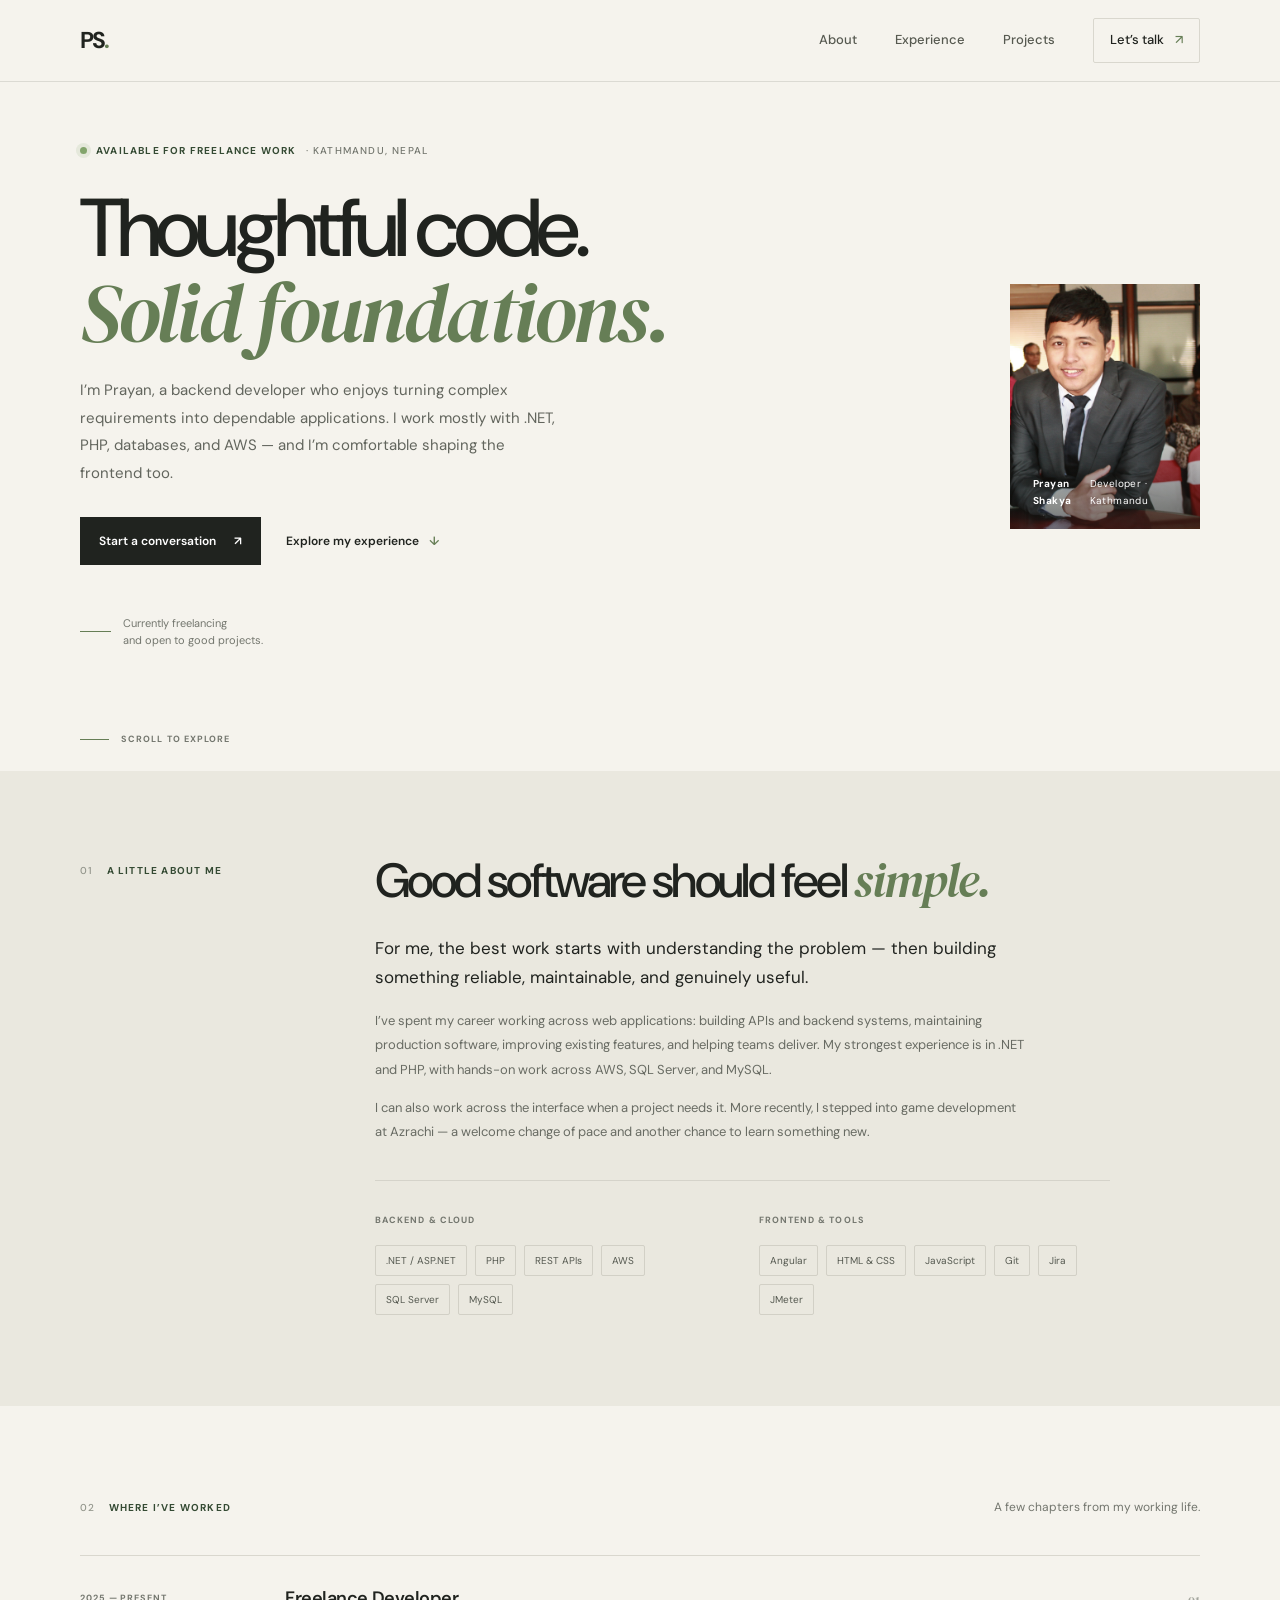
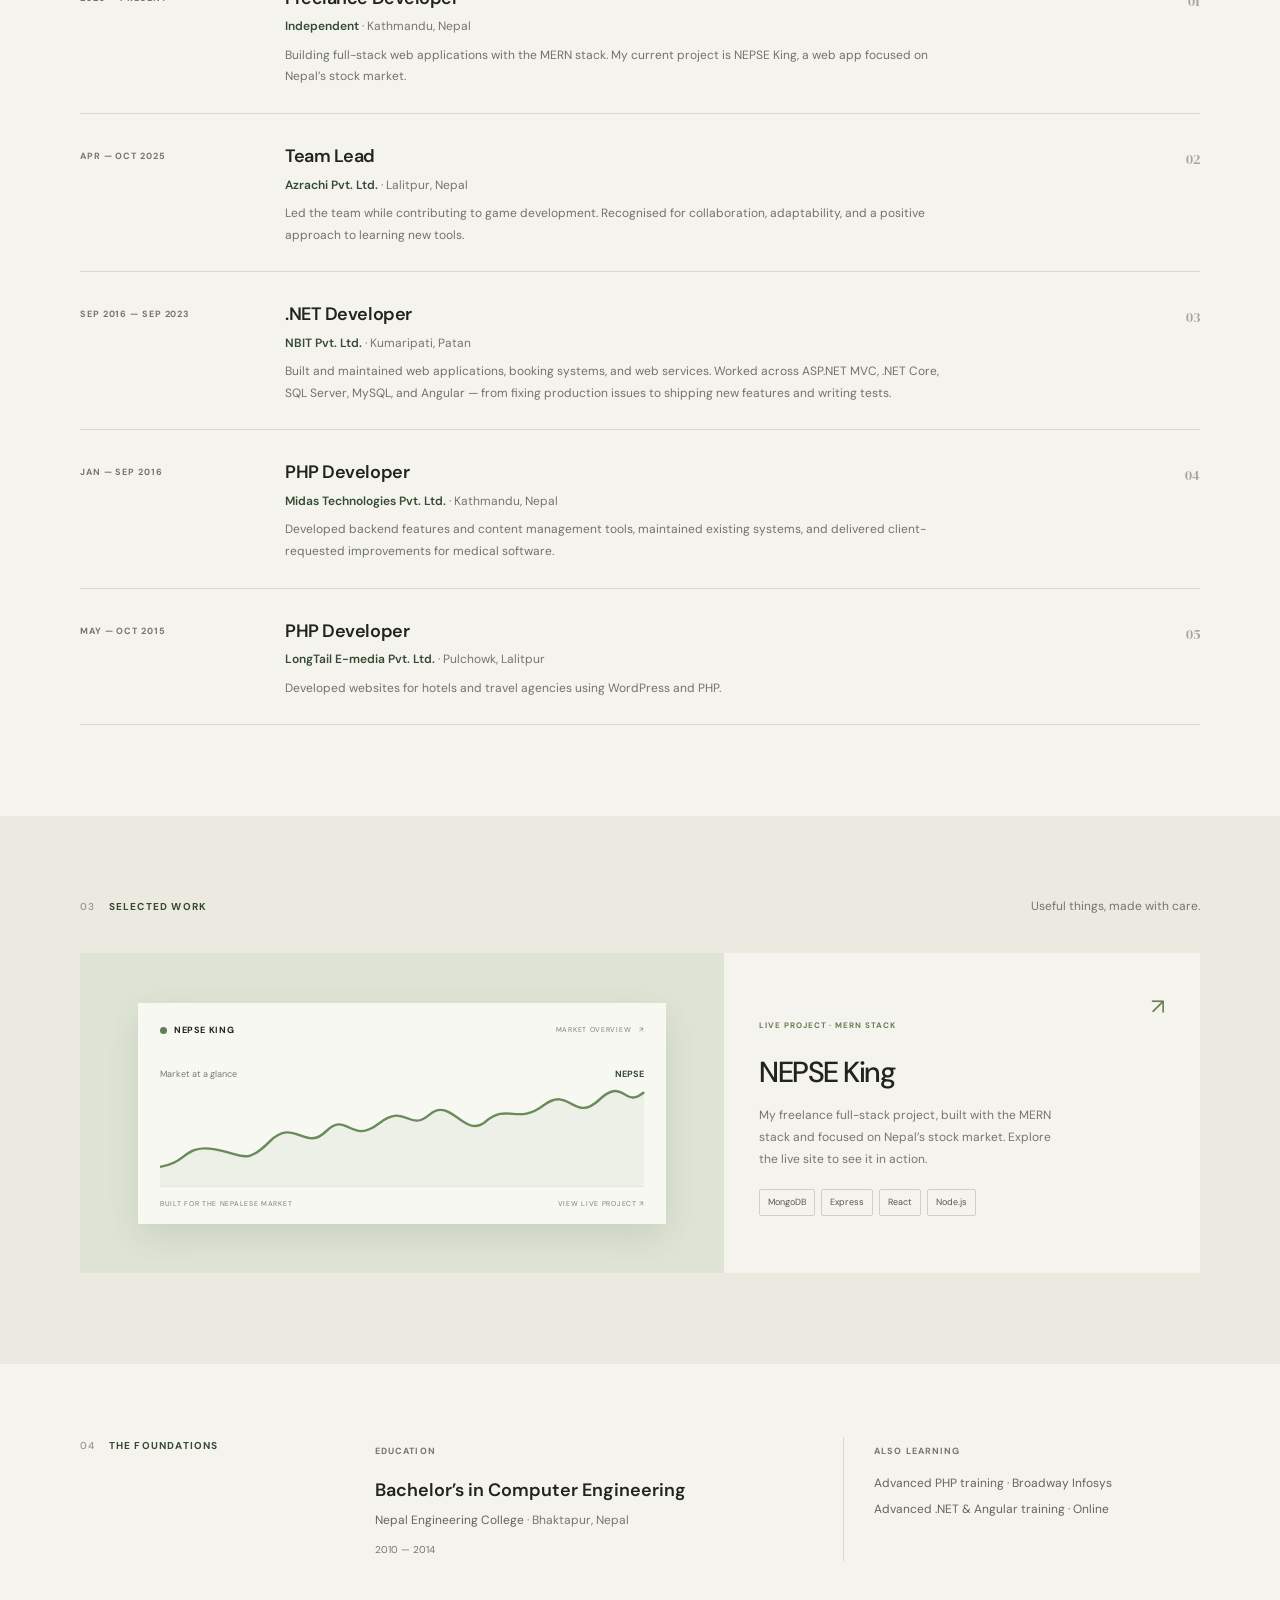
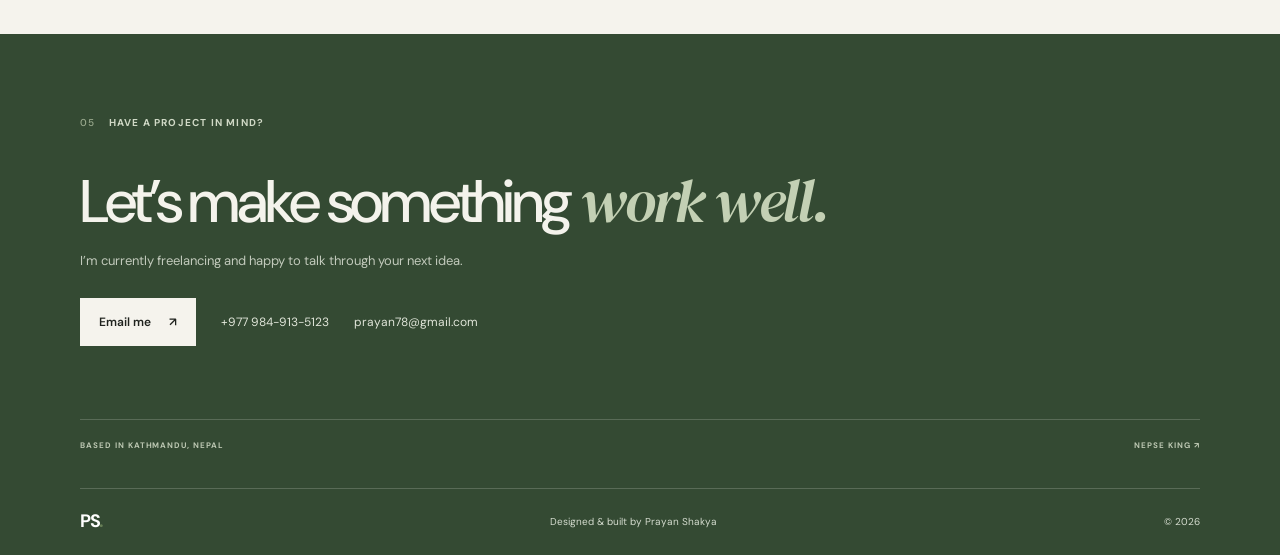
<file: index.html>
<!DOCTYPE html>
<html lang="en">
<head>
    <meta charset="utf-8">
    <meta name="viewport" content="width=device-width, initial-scale=1">
    <meta name="description" content="Prayan Shakya is a backend developer in Kathmandu, Nepal, building reliable web applications with .NET, PHP, SQL, and AWS.">
    <meta name="theme-color" content="#f5f3ed">
    <title>Prayan Shakya — Backend Developer</title>
    <link rel="icon" type="image/x-icon" href="assets/favicon.ico">
    <link rel="preconnect" href="https://fonts.googleapis.com">
    <link rel="preconnect" href="https://fonts.gstatic.com" crossorigin>
    <link href="https://fonts.googleapis.com/css2?family=DM+Sans:wght@400;500;600;700&family=DM+Serif+Display&display=swap" rel="stylesheet">
    <link href="css/portfolio.css" rel="stylesheet">
</head>
<body>
    <header class="site-header">
        <div class="shell nav-wrap">
            <a class="wordmark" href="#home" aria-label="Prayan Shakya, home">PS<span>.</span></a>
            <button class="menu-toggle" type="button" aria-expanded="false" aria-controls="site-nav">
                <span></span><span></span><span class="sr-only">Toggle navigation</span>
            </button>
            <nav class="site-nav" id="site-nav" aria-label="Main navigation">
                <a href="#about">About</a>
                <a href="#work">Experience</a>
                <a href="#projects">Projects</a>
                <a class="nav-contact" href="#contact">Let’s talk <span aria-hidden="true">↗</span></a>
            </nav>
        </div>
    </header>

    <main>
        <section class="hero shell" id="home">
            <div class="hero-copy">
                <p class="eyebrow"><span class="status-dot"></span> AVAILABLE FOR FREELANCE WORK <span class="eyebrow-location">· KATHMANDU, NEPAL</span></p>
                <h1>Thoughtful code.<br><em>Solid foundations.</em></h1>
                <p class="hero-intro">I’m Prayan, a backend developer who enjoys turning complex requirements into dependable applications. I work mostly with .NET, PHP, databases, and AWS — and I’m comfortable shaping the frontend too.</p>
                <div class="hero-actions">
                    <a class="button button-dark" href="#contact">Start a conversation <span aria-hidden="true">↗</span></a>
                    <a class="text-link" href="#work">Explore my experience <span aria-hidden="true">↓</span></a>
                </div>
                <div class="hero-note"><span class="note-rule"></span><span>Currently freelancing<br>and open to good projects.</span></div>
            </div>
            <div class="hero-portrait">
                <div class="portrait-frame">
                    <img src="brp.jpg" alt="Portrait of Prayan Shakya">
                    <div class="portrait-caption"><span>Prayan Shakya</span><span>Developer · Kathmandu</span></div>
                </div>
            </div>
            <a class="scroll-cue" href="#about"><span></span> SCROLL TO EXPLORE</a>
        </section>

        <section class="about section-pad" id="about">
            <div class="shell about-grid">
                <div class="section-label"><span>01</span> A LITTLE ABOUT ME</div>
                <div class="about-content">
                    <h2>Good software should feel <em>simple.</em></h2>
                    <p class="about-lead">For me, the best work starts with understanding the problem — then building something reliable, maintainable, and genuinely useful.</p>
                    <p>I’ve spent my career working across web applications: building APIs and backend systems, maintaining production software, improving existing features, and helping teams deliver. My strongest experience is in .NET and PHP, with hands-on work across AWS, SQL Server, and MySQL.</p>
                    <p>I can also work across the interface when a project needs it. More recently, I stepped into game development at Azrachi — a welcome change of pace and another chance to learn something new.</p>
                    <div class="skill-groups">
                        <div class="skill-group"><span class="skill-heading">BACKEND &amp; CLOUD</span><div class="skill-list"><span>.NET / ASP.NET</span><span>PHP</span><span>REST APIs</span><span>AWS</span><span>SQL Server</span><span>MySQL</span></div></div>
                        <div class="skill-group"><span class="skill-heading">FRONTEND &amp; TOOLS</span><div class="skill-list"><span>Angular</span><span>HTML &amp; CSS</span><span>JavaScript</span><span>Git</span><span>Jira</span><span>JMeter</span></div></div>
                    </div>
                </div>
            </div>
        </section>

        <section class="experience section-pad" id="work">
            <div class="shell">
                <div class="section-topline"><div class="section-label"><span>02</span> WHERE I’VE WORKED</div><p>A few chapters from my working life.</p></div>
                <div class="experience-list">
                    <article class="experience-item">
                        <div class="experience-date">2025 — PRESENT</div>
                        <div class="experience-main"><h3>Freelance Developer</h3><p class="company">Independent <span>· Kathmandu, Nepal</span></p><p>Building full-stack web applications with the MERN stack. My current project is NEPSE King, a web app focused on Nepal’s stock market.</p></div>
                        <span class="experience-index">01</span>
                    </article>
                    <article class="experience-item">
                        <div class="experience-date">APR — OCT 2025</div>
                        <div class="experience-main"><h3>Team Lead</h3><p class="company">Azrachi Pvt. Ltd. <span>· Lalitpur, Nepal</span></p><p>Led the team while contributing to game development. Recognised for collaboration, adaptability, and a positive approach to learning new tools.</p></div>
                        <span class="experience-index">02</span>
                    </article>
                    <article class="experience-item">
                        <div class="experience-date">SEP 2016 — SEP 2023</div>
                        <div class="experience-main"><h3>.NET Developer</h3><p class="company">NBIT Pvt. Ltd. <span>· Kumaripati, Patan</span></p><p>Built and maintained web applications, booking systems, and web services. Worked across ASP.NET MVC, .NET Core, SQL Server, MySQL, and Angular — from fixing production issues to shipping new features and writing tests.</p></div>
                        <span class="experience-index">03</span>
                    </article>
                    <article class="experience-item">
                        <div class="experience-date">JAN — SEP 2016</div>
                        <div class="experience-main"><h3>PHP Developer</h3><p class="company">Midas Technologies Pvt. Ltd. <span>· Kathmandu, Nepal</span></p><p>Developed backend features and content management tools, maintained existing systems, and delivered client-requested improvements for medical software.</p></div>
                        <span class="experience-index">04</span>
                    </article>
                    <article class="experience-item">
                        <div class="experience-date">MAY — OCT 2015</div>
                        <div class="experience-main"><h3>PHP Developer</h3><p class="company">LongTail E-media Pvt. Ltd. <span>· Pulchowk, Lalitpur</span></p><p>Developed websites for hotels and travel agencies using WordPress and PHP.</p></div>
                        <span class="experience-index">05</span>
                    </article>
                </div>
            </div>
        </section>

        <section class="projects section-pad" id="projects">
            <div class="shell">
                <div class="section-topline"><div class="section-label"><span>03</span> SELECTED WORK</div><p>Useful things, made with care.</p></div>
                <a class="project-card" href="https://nepse-king.vercel.app" target="_blank" rel="noopener noreferrer">
                    <div class="project-art" aria-hidden="true">
                        <div class="chart-window">
                            <div class="chart-top"><span class="chart-brand"><i></i> NEPSE KING</span><span class="chart-menu">MARKET OVERVIEW&nbsp;&nbsp; ↗</span></div>
                            <div class="chart-value">Market at a glance <span>NEPSE</span></div>
                            <div class="chart-line"><svg viewBox="0 0 560 130" preserveAspectRatio="none"><path d="M0 105 C30 101, 28 76, 62 82 S99 104, 127 72 S168 86, 192 59 S221 77, 253 49 S287 61, 312 37 S352 70, 377 46 S414 51, 444 25 S479 49, 508 18 S537 31, 560 8" fill="none" stroke="currentColor" stroke-width="3"/><path d="M0 105 C30 101, 28 76, 62 82 S99 104, 127 72 S168 86, 192 59 S221 77, 253 49 S287 61, 312 37 S352 70, 377 46 S414 51, 444 25 S479 49, 508 18 S537 31, 560 8 L560 130 L0 130Z" fill="currentColor" opacity=".08"/></svg></div>
                            <div class="chart-footer"><span>BUILT FOR THE NEPALESE MARKET</span><span>VIEW LIVE PROJECT ↗</span></div>
                        </div>
                    </div>
                    <div class="project-details">                    <div><span class="project-type">LIVE PROJECT · MERN STACK</span><h3>NEPSE King</h3><p>My freelance full-stack project, built with the MERN stack and focused on Nepal’s stock market. Explore the live site to see it in action.</p><div class="project-tags"><span>MongoDB</span><span>Express</span><span>React</span><span>Node.js</span></div></div><span class="project-arrow" aria-label="Opens NEPSE King in a new tab">↗</span></div>
                </a>
            </div>
        </section>

        <section class="education section-pad">
            <div class="shell education-grid">
                <div class="section-label"><span>04</span> THE FOUNDATIONS</div>
                <div class="education-content"><div><span class="education-kicker">EDUCATION</span><h3>Bachelor’s in Computer Engineering</h3><p>Nepal Engineering College <span>· Bhaktapur, Nepal</span></p><span class="education-year">2010 — 2014</span></div><div><span class="education-kicker">ALSO LEARNING</span><p>Advanced PHP training · Broadway Infosys</p><p>Advanced .NET &amp; Angular training · Online</p></div></div>
            </div>
        </section>

        <section class="contact section-pad" id="contact">
            <div class="shell contact-inner">
                <div class="section-label"><span>05</span> HAVE A PROJECT IN MIND?</div>
                <h2>Let’s make something <em>work well.</em></h2>
                <p>I’m currently freelancing and happy to talk through your next idea.</p>
                <div class="contact-links"><a class="button button-light" href="mailto:prayan78@gmail.com">Email me <span aria-hidden="true">↗</span></a><a href="tel:+9779849135123">+977 984-913-5123</a><a href="mailto:prayan78@gmail.com">prayan78@gmail.com</a></div>
                <div class="contact-foot"><span>BASED IN KATHMANDU, NEPAL</span><a href="https://nepse-king.vercel.app" target="_blank" rel="noopener noreferrer">NEPSE KING ↗</a></div>
            </div>
        </section>
    </main>
    <footer class="site-footer"><div class="shell footer-inner"><a class="wordmark" href="#home">PS<span>.</span></a><span>Designed &amp; built by Prayan Shakya</span><span>© <span id="year">2026</span></span></div></footer>
    <script src="js/scripts.js"></script>
</body>
</html>
</file>
<file: css/portfolio.css>
:root {
    --paper: #f5f3ed;
    --paper-dark: #ece9e0;
    --ink: #20231f;
    --muted: #73766e;
    --line: #d9d7ce;
    --green: #667e56;
    --green-dark: #344a33;
    --serif: "DM Serif Display", Georgia, serif;
    --sans: "DM Sans", Arial, sans-serif;
}

* { box-sizing: border-box; }
html { scroll-behavior: smooth; scroll-padding-top: 85px; }
body { margin: 0; background: var(--paper); color: var(--ink); font-family: var(--sans); font-size: 15px; line-height: 1.7; -webkit-font-smoothing: antialiased; }
a { color: inherit; text-decoration: none; }
button { font: inherit; }
.shell { width: min(1120px, calc(100% - 64px)); margin-inline: auto; }
.site-header { height: 82px; border-bottom: 1px solid rgba(32, 35, 31, .12); }
.nav-wrap, .site-nav, .hero-actions, .section-topline, .contact-links, .footer-inner { display: flex; align-items: center; }
.nav-wrap { height: 100%; justify-content: space-between; }
.wordmark { font-size: 23px; font-weight: 700; letter-spacing: -.08em; }
.wordmark span { color: var(--green); }
.site-nav { gap: 38px; font-size: 13px; font-weight: 500; }
.site-nav a:not(.nav-contact) { color: #565950; transition: color .2s ease; }
.site-nav a:not(.nav-contact):hover, .text-link:hover { color: var(--green); }
.nav-contact { padding: 10px 16px; border: 1px solid var(--line); border-radius: 2px; }
.nav-contact span { margin-left: 8px; color: var(--green); }
.menu-toggle { display: none; }
.hero { position: relative; display: grid; grid-template-columns: 1.15fr .85fr; align-items: center; min-height: 635px; padding-top: 40px; padding-bottom: 80px; }
.hero-copy { position: relative; z-index: 1; padding: 20px 0 42px; }
.eyebrow, .section-label, .skill-heading, .experience-date, .project-type, .education-kicker, .contact-foot, .scroll-cue { font-size: 10px; font-weight: 700; letter-spacing: .12em; }
.eyebrow { display: flex; align-items: center; gap: 9px; color: var(--green-dark); }
.status-dot { width: 7px; height: 7px; border-radius: 50%; background: #83a46c; box-shadow: 0 0 0 4px rgba(131, 164, 108, .14); }
.eyebrow-location { color: var(--muted); font-weight: 500; }
h1, h2, h3, p { margin-top: 0; }
.hero h1 { margin: 27px 0 21px; font-size: clamp(52px, 6.6vw, 82px); line-height: 1.03; font-weight: 500; letter-spacing: -.065em; }
h1 em, h2 em { color: var(--green); font-family: var(--serif); font-weight: 400; letter-spacing: -.035em; }
.hero-intro { max-width: 485px; margin-bottom: 29px; color: #62655d; font-size: 15px; line-height: 1.85; }
.hero-actions { flex-wrap: wrap; gap: 25px; }
.button { display: inline-flex; min-height: 48px; align-items: center; justify-content: center; gap: 18px; padding: 0 19px; font-size: 12px; font-weight: 600; transition: background .2s ease, transform .2s ease; }
.button:hover { transform: translateY(-2px); }
.button-dark { background: var(--ink); color: white; }
.button-dark:hover { background: var(--green-dark); }
.text-link { font-size: 12px; font-weight: 600; transition: color .2s ease; }
.text-link span { padding-left: 7px; color: var(--green); }
.hero-note { display: flex; align-items: center; gap: 12px; margin-top: 50px; color: var(--muted); font-size: 11px; line-height: 1.55; }
.note-rule { width: 31px; height: 1px; background: var(--green); }
.hero-portrait { position: relative; width: 190px; justify-self: end; }
.portrait-frame { position: relative; height: 245px; overflow: hidden; background: #d2cfc4; }
.portrait-frame::after { position: absolute; inset: 45% 0 0; background: linear-gradient(transparent, rgba(20, 23, 19, .58)); content: ""; }
.portrait-frame img { width: 100%; height: 100%; object-fit: cover; object-position: center 27%; filter: saturate(.78); }
.portrait-caption { position: absolute; z-index: 1; right: 23px; bottom: 20px; left: 23px; display: flex; justify-content: space-between; color: white; font-size: 10px; letter-spacing: .04em; }
.portrait-caption span:first-child { font-weight: 700; }
.scroll-cue { position: absolute; bottom: 24px; left: 0; display: flex; align-items: center; gap: 12px; color: var(--muted); font-size: 9px; }
.scroll-cue span { width: 29px; height: 1px; background: var(--green); }
.section-pad { padding: 91px 0; }
.about { background: #eae8df; }
.about-grid, .education-grid { display: grid; grid-template-columns: 240px 1fr; gap: 55px; }
.section-label { color: var(--green-dark); white-space: nowrap; }
.section-label span { margin-right: 10px; color: #92958b; font-weight: 500; }
.about-content { max-width: 735px; }
.about h2, .contact h2 { margin: -9px 0 25px; font-size: clamp(36px, 4vw, 48px); line-height: 1.14; font-weight: 500; letter-spacing: -.055em; }
.about-content p { max-width: 650px; color: #686b63; font-size: 13px; line-height: 1.9; }
.about-content .about-lead { color: var(--ink); font-size: 17px; line-height: 1.7; }
.skill-groups { display: grid; grid-template-columns: 1fr 1fr; gap: 32px; margin-top: 35px; padding-top: 25px; border-top: 1px solid #d5d3ca; }
.skill-heading { color: var(--muted); font-size: 9px; }
.skill-list { display: flex; flex-wrap: wrap; gap: 8px; margin-top: 14px; }
.skill-list span, .project-tags span { padding: 6px 10px; border: 1px solid #d2d0c6; border-radius: 2px; color: #555950; font-size: 10px; }
.section-topline { justify-content: space-between; margin-bottom: 37px; }
.section-topline > p { margin: 0; color: var(--muted); font-size: 12px; }
.experience-list { border-top: 1px solid var(--line); }
.experience-item { display: grid; grid-template-columns: 180px 1fr 34px; gap: 25px; padding: 27px 0 25px; border-bottom: 1px solid var(--line); }
.experience-date { padding-top: 8px; color: var(--muted); font-size: 9px; letter-spacing: .1em; }
.experience-main h3 { margin-bottom: 3px; font-size: 18px; font-weight: 600; letter-spacing: -.025em; }
.experience-main .company { margin-bottom: 8px; color: var(--green-dark); font-size: 12px; font-weight: 600; }
.company span { color: var(--muted); font-weight: 400; }
.experience-main > p:last-child { max-width: 670px; margin-bottom: 0; color: #70736b; font-size: 12px; line-height: 1.8; }
.experience-index { padding-top: 7px; color: #a4a69e; font-family: var(--serif); font-size: 14px; text-align: right; }
.projects { padding-top: 80px; background: var(--paper-dark); }
.project-card { display: grid; grid-template-columns: 1.15fr .85fr; min-height: 320px; background: var(--paper); transition: transform .25s ease, box-shadow .25s ease; }
.project-card:hover { transform: translateY(-4px); box-shadow: 0 16px 38px rgba(39, 43, 35, .08); }
.project-art { display: grid; min-height: 320px; place-items: center; overflow: hidden; background: #dfe5d6; }
.chart-window { width: 82%; padding: 20px 22px 14px; background: #f8f8f2; box-shadow: 0 12px 35px rgba(39, 56, 35, .12); }
.chart-top, .chart-footer { display: flex; justify-content: space-between; align-items: center; }
.chart-brand { display: flex; align-items: center; gap: 7px; font-size: 9px; font-weight: 700; letter-spacing: .07em; }
.chart-brand i { width: 7px; height: 7px; border-radius: 50%; background: var(--green); }
.chart-menu, .chart-footer { color: #7a8074; font-size: 7px; letter-spacing: .1em; }
.chart-value { display: flex; justify-content: space-between; margin-top: 29px; color: #747a70; font-size: 9px; }
.chart-value span { color: var(--green-dark); font-weight: 700; }
.chart-line { height: 100px; margin-top: 4px; color: #6a8b5a; }
.chart-line svg { width: 100%; height: 100%; overflow: visible; }
.chart-footer { padding-top: 11px; border-top: 1px solid #e6e8df; }
.project-details { display: flex; align-items: center; justify-content: space-between; gap: 15px; padding: 35px; }
.project-type { color: var(--green); font-size: 8px; }
.project-details h3 { margin: 12px 0 8px; font-size: 29px; font-weight: 500; letter-spacing: -.05em; }
.project-details p { max-width: 310px; margin-bottom: 19px; color: #73766e; font-size: 12px; line-height: 1.8; }
.project-tags { display: flex; flex-wrap: wrap; gap: 6px; }
.project-tags span { padding: 5px 8px; font-size: 9px; }
.project-arrow { align-self: flex-start; color: var(--green); font-size: 22px; }
.education { padding: 73px 0; }
.education-content { display: grid; grid-template-columns: 1.2fr 1fr; gap: 40px; }
.education-kicker { color: var(--muted); font-size: 9px; }
.education-content h3 { margin: 12px 0 4px; font-size: 18px; font-weight: 600; }
.education-content p { margin-bottom: 6px; color: #62655d; font-size: 12px; }
.education-content p span { color: var(--muted); }
.education-year { color: var(--muted); font-size: 10px; }
.education-content > div:nth-child(2) { padding-left: 30px; border-left: 1px solid var(--line); }
.education-content > div:nth-child(2) .education-kicker { display: inline-block; margin-bottom: 13px; }
.contact { padding: 80px 0 35px; background: var(--green-dark); color: #f4f3ec; }
.contact .section-label { color: #d0d9c6; }
.contact .section-label span { color: #9baa8f; }
.contact h2 { margin-top: 36px; margin-bottom: 13px; font-size: clamp(38px, 5vw, 60px); }
.contact h2 em { color: #c3d0b4; }
.contact-inner > p { color: #c2cabc; font-size: 13px; }
.contact-links { flex-wrap: wrap; gap: 25px; margin-top: 26px; }
.button-light { background: var(--paper); color: var(--ink); }
.button-light:hover { background: #dfe5d6; }
.contact-links > a:not(.button) { color: #e0e5d9; font-size: 12px; }
.contact-foot { display: flex; justify-content: space-between; margin-top: 73px; padding-top: 19px; border-top: 1px solid rgba(235, 239, 229, .2); color: #bdc8b3; font-size: 8px; }
.site-footer { background: var(--green-dark); color: #d5dccf; }
.footer-inner { min-height: 67px; justify-content: space-between; border-top: 1px solid rgba(235, 239, 229, .2); font-size: 10px; }
.footer-inner .wordmark { color: white; font-size: 18px; }
.sr-only { position: absolute; width: 1px; height: 1px; overflow: hidden; clip: rect(0, 0, 0, 0); white-space: nowrap; clip-path: inset(50%); }

@media (max-width: 760px) {
    .shell { width: min(100% - 40px, 560px); }
    .site-header { height: 70px; }
    .menu-toggle { display: grid; width: 42px; height: 42px; align-content: center; justify-items: center; gap: 5px; border: 1px solid var(--line); background: transparent; cursor: pointer; }
    .menu-toggle > span:not(.sr-only) { width: 17px; height: 1px; background: var(--ink); }
    .site-nav { position: absolute; z-index: 5; top: 69px; right: 0; left: 0; display: none; align-items: stretch; gap: 0; padding: 8px 20px 17px; border-bottom: 1px solid var(--line); background: var(--paper); }
    .site-nav.is-open { display: flex; flex-direction: column; }
    .site-nav a { padding: 11px 0; }
    .site-nav .nav-contact { align-self: flex-start; margin-top: 5px; padding: 8px 12px; }
    .hero { grid-template-columns: 1fr; gap: 28px; padding-top: 49px; padding-bottom: 85px; }
    .hero-copy { padding: 0; }
    .hero h1 { font-size: clamp(49px, 12vw, 70px); }
    .hero-intro { font-size: 14px; }
    .hero-note { margin-top: 30px; }
    .hero-portrait { width: 190px; justify-self: center; }
    .scroll-cue { bottom: 25px; }
    .section-pad { padding: 65px 0; }
    .about-grid, .education-grid { grid-template-columns: 1fr; gap: 31px; }
    .about h2 { font-size: 39px; }
    .skill-groups { grid-template-columns: 1fr; gap: 21px; }
    .section-topline { align-items: flex-start; gap: 15px; }
    .section-topline > p { text-align: right; }
    .experience-item { grid-template-columns: 1fr 28px; gap: 6px 15px; padding: 21px 0; }
    .experience-date { grid-column: 1; grid-row: 1; }
    .experience-main { grid-column: 1; grid-row: 2; }
    .experience-index { grid-column: 2; grid-row: 1 / span 2; }
    .project-card { grid-template-columns: 1fr; }
    .project-art { min-height: 240px; }
    .chart-window { width: 88%; padding: 17px; }
    .project-details { padding: 27px 24px; }
    .education-content { grid-template-columns: 1fr; gap: 27px; }
    .education-content > div:nth-child(2) { padding: 23px 0 0; border-top: 1px solid var(--line); border-left: 0; }
    .contact { padding-top: 64px; }
    .contact h2 { margin-top: 29px; }
    .contact-links { align-items: flex-start; flex-direction: column; gap: 16px; }
    .contact-foot { margin-top: 52px; }
}

@media (max-width: 390px) {
    .shell { width: calc(100% - 32px); }
    .eyebrow { flex-wrap: wrap; }
    .hero-actions { align-items: flex-start; flex-direction: column; gap: 17px; }
    .portrait-caption { right: 14px; left: 14px; font-size: 9px; }
    .contact-foot { font-size: 7px; }
}

@media (prefers-reduced-motion: reduce) {
    *, *::before, *::after { scroll-behavior: auto !important; transition-duration: .01ms !important; }
}
</file>
